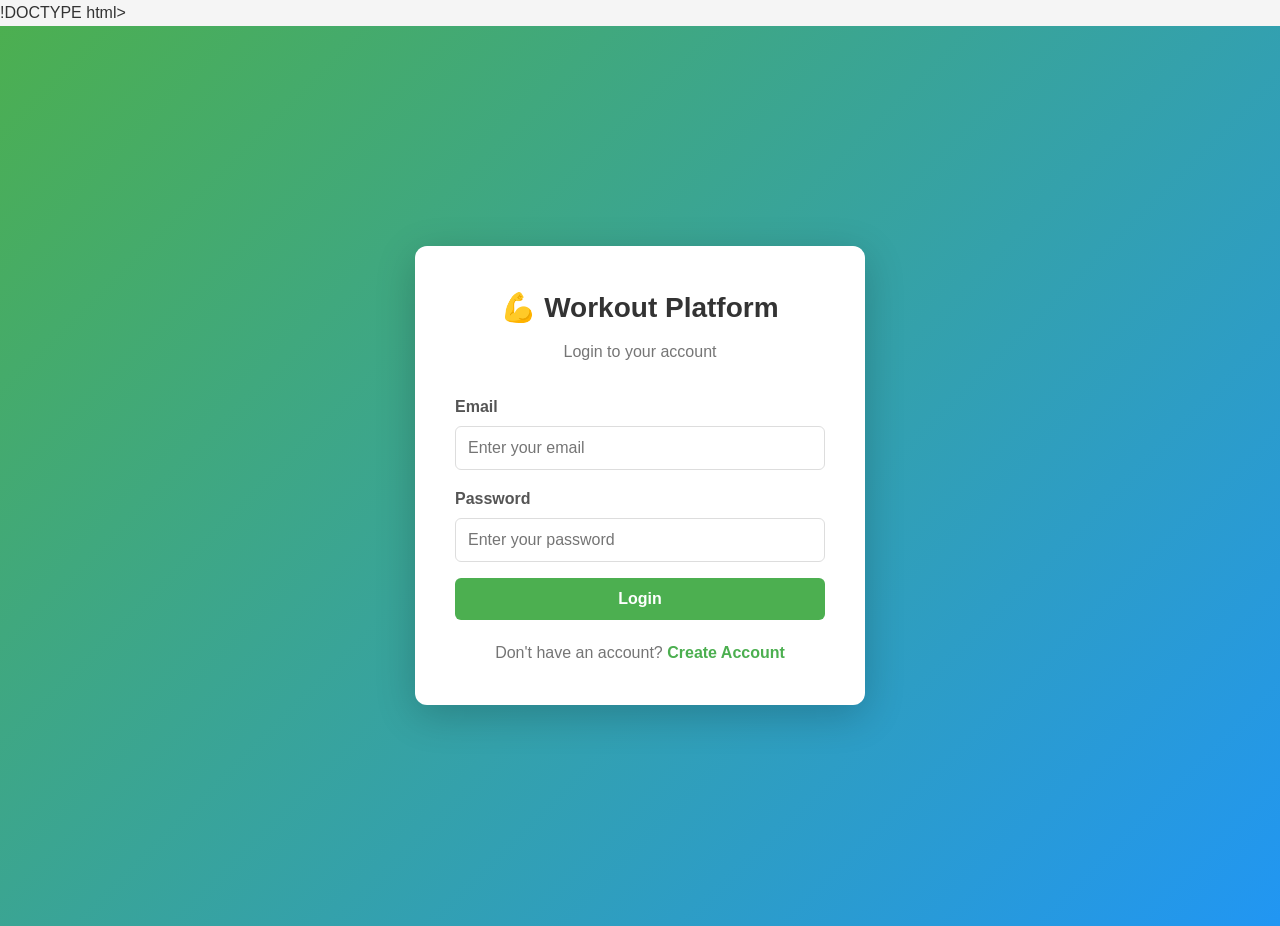
<file: index.html>
!DOCTYPE html>
<html lang="en">
<head>
  <meta charset="UTF-8">
  <meta name="viewport" content="width=device-width, initial-scale=1.0">
  <title>Login - Workout Platform</title>
  <link rel="stylesheet" href="css/style.css">
  <link rel="stylesheet" href="css/auth.css">
</head>
<body>
  <div class="auth-container">
    <div class="auth-card">
      <div class="auth-header">
        <h1>💪 Workout Platform</h1>
        <p>Login to your account</p>
      </div>

      <div id="error-message" class="alert alert-error" style="display: none;"></div>

      <form id="login-form">
        <div class="form-group">
          <label for="email">Email</label>
          <input type="email" id="email" placeholder="Enter your email" required>
        </div>

        <div class="form-group">
          <label for="password">Password</label>
          <input type="password" id="password" placeholder="Enter your password" required>
        </div>

        <button type="submit" id="login-btn" class="btn btn-primary btn-block">Login</button>
      </form>

      <div class="auth-footer">
        <p>Don't have an account? <a href="register.html">Create Account</a></p>
      </div>
    </div>
  </div>

  <!-- Cookie Consent Banner -->
  <div id="cookie-banner" class="cookie-banner">
    <div class="cookie-banner-content">
      <div class="cookie-text">
        <h3>🍪 We use cookies</h3>
        <p>We use cookies to improve your experience and analyze site usage. Essential cookies are required for the site to function.</p>
      </div>
      <div class="cookie-options">
        <div class="cookie-option">
          <input type="checkbox" id="essential-cookies" checked disabled>
          <label for="essential-cookies">
            <strong>Essential Cookies</strong>
            <span>Required for login, security, and core functionality. Cannot be disabled.</span>
          </label>
        </div>
        <div class="cookie-option">
          <input type="checkbox" id="analytics-cookies" checked>
          <label for="analytics-cookies">
            <strong>Analytics Cookies</strong>
            <span>Help us understand how you use the site so we can improve it.</span>
          </label>
        </div>
      </div>
      <div class="cookie-buttons">
        <button id="accept-all-cookies" class="btn btn-primary">Accept All</button>
        <button id="reject-non-essential-cookies" class="btn btn-secondary">Reject Non-Essential</button>
        <a href="https://www.example.com/privacy" target="_blank" class="privacy-link">Privacy Policy</a>
      </div>
    </div>
  </div>

  <!-- Scripts: CORRECT ORDER — auth first, then api, utils, cookies last -->
  <script src="js/auth.js"></script>
  <script src="js/api.js"></script>
  <script src="js/utils.js"></script>
  

  <script>
    // Redirect if already logged in
    if (auth.isAuthenticated()) {
      window.location.href = 'dashboard.html';
    }

    // Handle login form submission
    document.getElementById('login-form').addEventListener('submit', async (e) => {
      e.preventDefault();

      const email = document.getElementById('email').value.trim();
      const password = document.getElementById('password').value;

      if (!email || !password) {
        showError('Please enter both email and password');
        return;
      }

      const btn = document.getElementById('login-btn');
      btn.disabled = true;
      btn.textContent = 'Logging in...';

      try {
        const response = await API.login(email, password);

        // Save authentication with ALL 3 : token, sessionToken, user
        auth.setAuth(response.token, response.sessionToken, {
          id: response.user.id,
          email: response.user.email,
          fullName: response.user.fullName,
          isSubscribed: response.user.isSubscribed || 0,
          role: response.user.role || 'user',
          coachBio: response.user.coachBio || null,
          coachSpecialty: response.user.coachSpecialty || null,
          coachExperience: response.user.coachExperience || null
        });

       const loggedInUser = auth.getUser();

if (loggedInUser.role === 'coach') {
  window.location.href = 'coach-dashboard.html';
} else {
  window.location.href = 'dashboard.html';
}

      } catch (error) {
        showError(error.message || 'Login failed. Please check your credentials.');
        btn.disabled = false;
        btn.textContent = 'Login';
      }
    });
  </script>
</body>
</html>
</file>
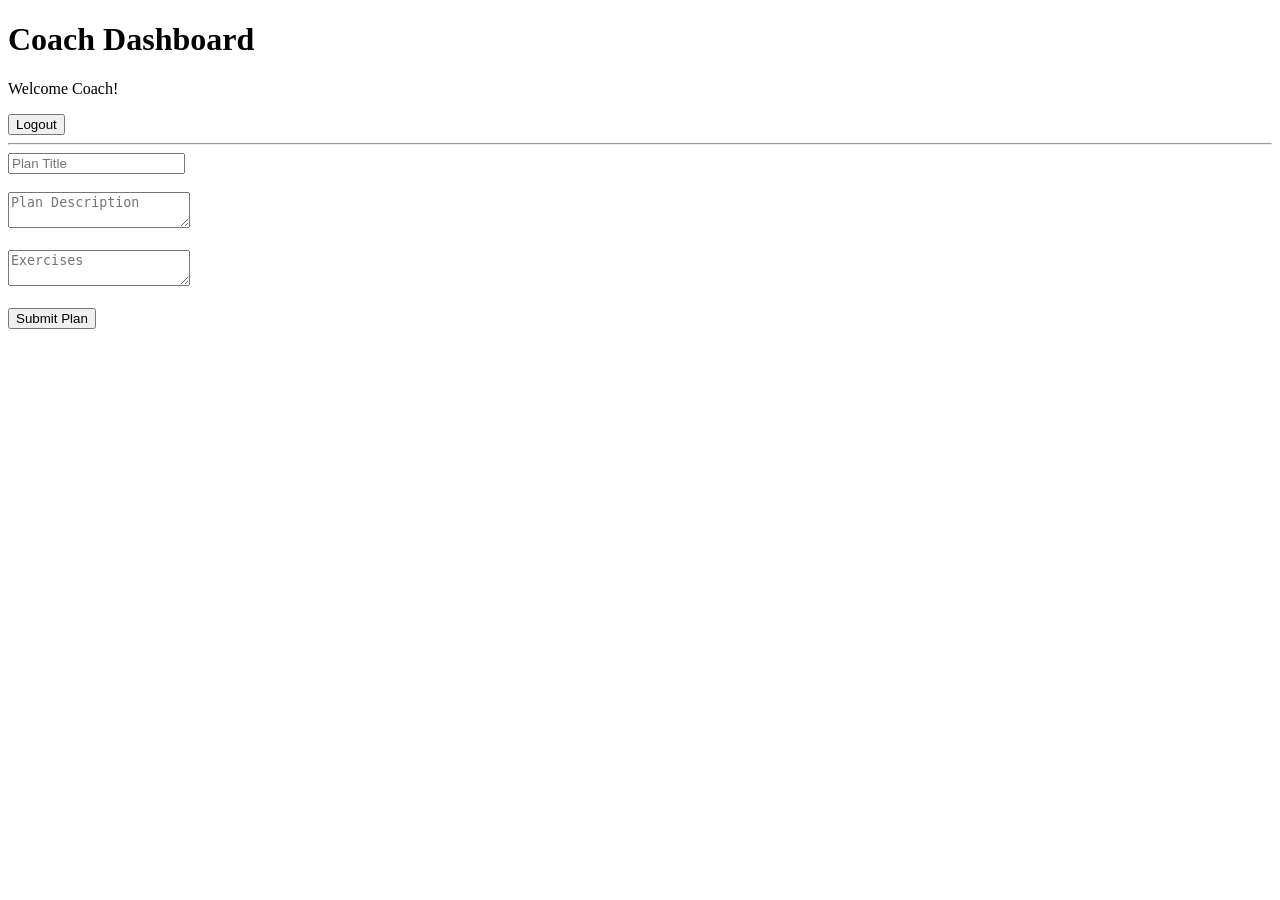
<file: coach-dashboard.html>
<!DOCTYPE html>
<html>
<head>
    <title>Coach Dashboard</title>
</head>
<body>

<h1>Coach Dashboard</h1>

<p>Welcome Coach!</p>

<button id="logoutBtn">Logout</button>

<hr>

<form id="planForm">
    <input type="text" id="title" placeholder="Plan Title" required>
    <br><br>

    <textarea id="description" placeholder="Plan Description" required></textarea>
    <br><br>

    <textarea id="exercises" placeholder="Exercises" required></textarea>
    <br><br>

    <button type="submit">Submit Plan</button>
</form>

<script>
document.getElementById('logoutBtn').addEventListener('click', () => {
    localStorage.removeItem('token');
    localStorage.removeItem('sessionToken');
    localStorage.removeItem('user');

    window.location.href = 'index.html';
});

document.getElementById('planForm').addEventListener('submit', async (e) => {
    e.preventDefault();

    const title = document.getElementById('title').value;
    const description = document.getElementById('description').value;
    const exercises = document.getElementById('exercises').value;

    const token = localStorage.getItem('token');

    try {
        const response = await fetch('http://localhost:3000/api/plans/createplan', {
            method: 'POST',
            headers: {
                'Content-Type': 'application/json',
                'Authorization': `Bearer ${token}`
            },
            body: JSON.stringify({
                title,
                description,
                exercises
            })
        });

        const data = await response.json();

        if (response.ok) {
            alert('Plan submitted successfully!');
            document.getElementById('planForm').reset();
        } else {
            alert(data.message);
        }

    } catch (error) {
        alert('Error submitting plan');
    }
});
</script>

</body>
</html>
</file>
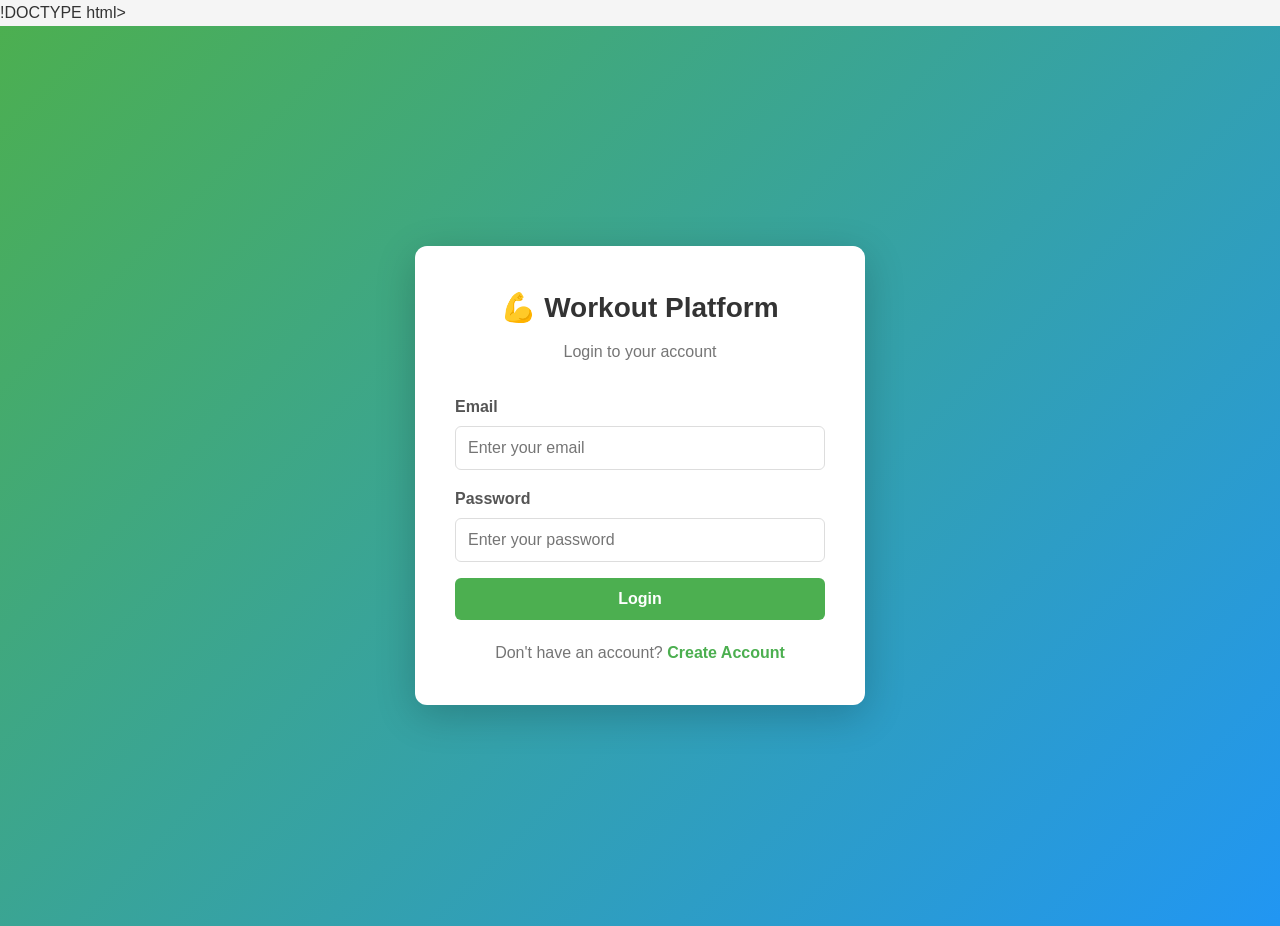
<file: dashboard.html>
<!DOCTYPE html>
<html lang="en">
<head>
  <meta charset="UTF-8">
  <meta name="viewport" content="width=device-width, initial-scale=1.0">
  <title>Dashboard - Workout Platform</title>
  <link rel="stylesheet" href="css/style.css">
  <link rel="stylesheet" href="css/dashboard.css">
</head>
<body>
  <nav class="navbar">
    <div class="nav-container">
      <div class="nav-brand"><h2>💪 Workout Platform</h2></div>
      <div class="nav-menu">
        <a href="dashboard.html" class="nav-link active">Dashboard</a>
        <a href="trainers.html" class="nav-link">Trainers</a>
        <a href="plans.html" class="nav-link">My Plans</a>
        <a href="profile.html" class="nav-link">Profile</a>
        <button onclick="logout()" class="btn btn-secondary btn-sm">Logout</button>
      </div>
    </div>
  </nav>

  <div class="container">
    <div id="error-message" class="alert alert-error" style="display: none;"></div>
    <div id="success-message" class="alert alert-success" style="display: none;"></div>

    <div class="dashboard-header">
      <h1>Welcome, <span id="user-name">User</span>!</h1>
      <span id="subscription-badge" class="badge-free">Free</span>
    </div>

    <div class="stats-grid">
      <div class="stat-card">
        <div class="stat-icon">📏</div>
        <div class="stat-content">
          <h3>Height</h3>
          <p id="stat-height">--</p>
        </div>
      </div>
      <div class="stat-card">
        <div class="stat-icon">⚖️</div>
        <div class="stat-content">
          <h3>Weight</h3>
          <p id="stat-weight">--</p>
        </div>
      </div>
      <div class="stat-card">
        <div class="stat-icon">🧑‍🏫</div>
        <div class="stat-content">
          <h3>Role</h3>
          <p id="stat-role">Client</p>
        </div>
      </div>
      <div class="stat-card">
        <div class="stat-icon">⭐</div>
        <div class="stat-content">
          <h3>Status</h3>
          <p id="stat-status">Free Member</p>
        </div>
      </div>
    </div>

    <div class="actions-section">
      <h2>Quick Actions</h2>
      <div class="action-buttons">
        <a href="trainers.html" class="btn btn-primary">Browse Trainers</a>
        <a href="profile.html" class="btn btn-secondary">Update Profile</a>
        <button id="upgrade-btn" onclick="upgradeToPremium()" class="btn btn-success" style="display:none;">
          ⭐ Upgrade to Premium
        </button>
        <button id="downgrade-btn" onclick="downgradeToFree()" class="btn btn-secondary" style="display:none;">
          Cancel Subscription
        </button>
      </div>
    </div>
  </div>

  <script src="js/auth.js"></script>
  <script src="js/api.js"></script>
  <script src="js/utils.js"></script>

  <script>
    if (!auth.requireAuth()) { /* redirects */ }

    async function loadDashboard() {
      try {
        
        const response = await API.getProfile();
        const user = response.data;

        auth.updateUser({
  id: user.id,
  email: user.email,
  fullName: user.fullName,
  height: user.height,
  weight: user.weight,
  isSubscribed: user.isSubscribed,
  role: user.role || 'user',
  coachBio: user.coachBio || null,
  coachSpecialty: user.coachSpecialty || null,
  coachExperience: user.coachExperience || null
});

        document.getElementById('user-name').textContent = user.fullName || user.email;
        document.getElementById('stat-height').textContent = user.height ? `${user.height} cm` : 'Not set';
        document.getElementById('stat-weight').textContent = user.weight ? `${user.weight} kg` : 'Not set';
        document.getElementById('stat-role').textContent = user.role === 'coach' ? 'Coach' : 'Client';

        if (user.isSubscribed) {
          document.getElementById('stat-status').textContent = 'Premium Member ⭐';
          document.getElementById('subscription-badge').textContent = 'Premium';
          document.getElementById('subscription-badge').className = 'badge-premium';
          document.getElementById('downgrade-btn').style.display = 'inline-block';
          document.getElementById('upgrade-btn').style.display = 'none';
        } else {
          document.getElementById('stat-status').textContent = 'Free Member';
          document.getElementById('subscription-badge').textContent = 'Free';
          document.getElementById('subscription-badge').className = 'badge-free';
          document.getElementById('upgrade-btn').style.display = 'inline-block';
          document.getElementById('downgrade-btn').style.display = 'none';
        }

      } catch (error) {
        showError('Failed to load dashboard');
      }
    }

    async function upgradeToPremium() {
      if (!confirm('Upgrade to Premium? You will gain access to all workout plans.')) return;

      try {
        const response = await API.updateSubscription(1);
        if (response.status === 'success') {
        
          auth.updateUser(response.data);
          showSuccess('Upgraded to Premium! 🎉');
          loadDashboard(); 
        }
      } catch (error) {
        showError('Failed to upgrade subscription');
      }
    }

    async function downgradeToFree() {
      if (!confirm('Cancel your subscription? You will lose access to workout plans.')) return;

      try {
        const response = await API.updateSubscription(0);
        if (response.status === 'success') {
          auth.updateUser(response.data);
          showSuccess('Subscription cancelled.');
          loadDashboard();
        }
      } catch (error) {
        showError('Failed to update subscription');
      }
    }

    loadDashboard();
  </script>
</body>
</html>
</file>
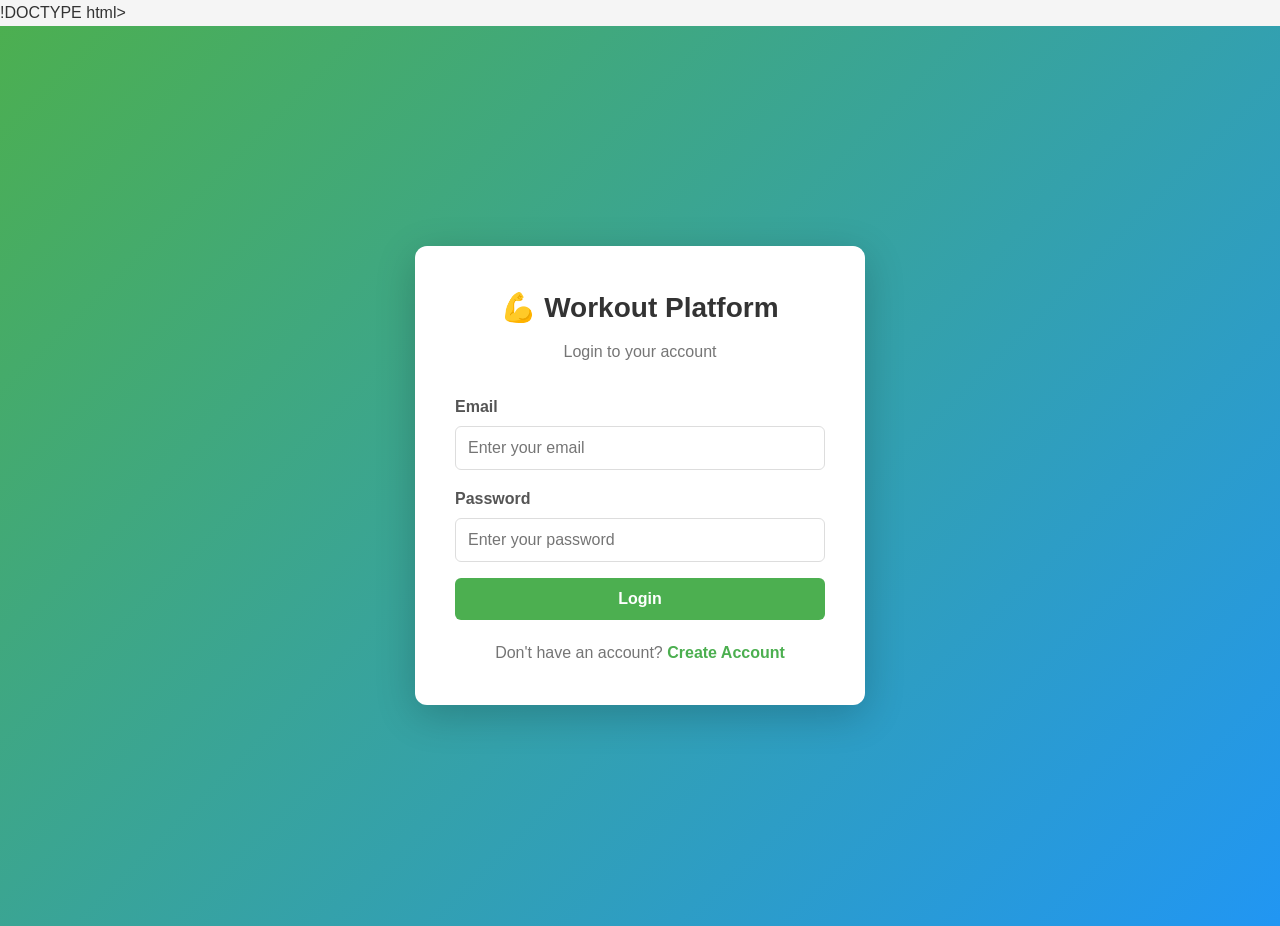
<file: plans.html>
<!DOCTYPE html>
<html lang="en">
<head>
  <meta charset="UTF-8">
  <meta name="viewport" content="width=device-width, initial-scale=1.0">
  <title>My Plans - Workout Platform</title>
  <link rel="stylesheet" href="css/style.css">
  <link rel="stylesheet" href="css/dashboard.css">
</head>
<body>
  <nav class="navbar">
    <div class="nav-container">
      <div class="nav-brand"><h2>💪 Workout Platform</h2></div>
      <div class="nav-menu">
        <a href="dashboard.html" class="nav-link">Dashboard</a>
        <a href="trainers.html" class="nav-link">Trainers</a>
        <a href="plans.html" class="nav-link active">My Plans</a>
        <a href="profile.html" class="nav-link">Profile</a>
        <button onclick="logout()" class="btn btn-secondary btn-sm">Logout</button>
      </div>
    </div>
  </nav>

  <div class="container">
    <div id="error-message" class="alert alert-error" style="display: none;"></div>
    <div id="success-message" class="alert alert-success" style="display: none;"></div>

    <div class="page-header">
      <h1 id="page-title">My Workout Plans</h1>
      <p>Access your personalized training programs</p>
    </div>

    <!-- Subscription warning — shown when API returns 403 -->
    <div id="subscription-warning" class="alert alert-warning" style="display: none;">
      <strong>Premium Subscription Required</strong>
      <p>You need a premium subscription to access workout plans.</p>
      <a href="dashboard.html" class="btn btn-success" style="margin-top: 10px;">⭐ Upgrade to Premium</a>
    </div>

    <div id="plans-container">
      <div class="loading">Loading workout plans...</div>
    </div>
  </div>

  <script src="js/auth.js"></script>
  <script src="js/api.js"></script>
  <script src="js/utils.js"></script>

  <script>
    if (!auth.requireAuth()) { /* redirects */ }

    async function loadPlans() {
      const container = document.getElementById('plans-container');
      const urlParams = new URLSearchParams(window.location.search);
      const trainerId = urlParams.get('trainer');

      try {
        let response;
        if (trainerId) {
          response = await API.getTrainerPlans(trainerId);
          if (response.trainer) {
            document.getElementById('page-title').textContent =
              `${response.trainer.name}'s Workout Plans`;
          }
        } else {
          // Load all plans
          response = await API.getAllPlans();
        }

        const plans = response.data;

        if (!plans || plans.length === 0) {
          container.innerHTML = '<p class="no-data">No workout plans available</p>';
          return;
        }

        // Group plans by trainer (for the "all plans" view)
        const plansByTrainer = {};
        plans.forEach(plan => {
          const trainerName = plan.TRAINER_NAME || 'Trainer';
          if (!plansByTrainer[trainerName]) {
            plansByTrainer[trainerName] = [];
          }
          plansByTrainer[trainerName].push(plan);
        });

        let html = '';
        for (const [trainerName, trainerPlans] of Object.entries(plansByTrainer)) {
          html += `
            <div class="trainer-section">
              <h2>${trainerName}'s Workout Plans</h2>
              <div class="plans-grid">
                ${trainerPlans.map(plan => `
                  <div class="plan-card">
                    <div class="plan-header">
                      <h3>${plan.TITLE}</h3>
                      <span class="plan-level">Plan ${plan.PLAN_NUMBER || 1}</span>
                    </div>
                    <p class="plan-description">${plan.DESCRIPTION}</p>
                    <p><strong>Exercises:</strong></p>
                    <p>${plan.EXERCISES || 'No exercises added'}</p>
                  </div>
                `).join('')}
              </div>
            </div>
          `;
        }

        container.innerHTML = html;

      } catch (error) {

        if (error.message && (error.message.includes('subscription') || error.message.includes('403'))) {
          document.getElementById('subscription-warning').style.display = 'block';
          container.style.display = 'none';
        } else {
          container.innerHTML = '<p class="error">Failed to load workout plans. Is the server running?</p>';
        }
      }
    }

    loadPlans();
  </script>
</body>
</html>
</file>
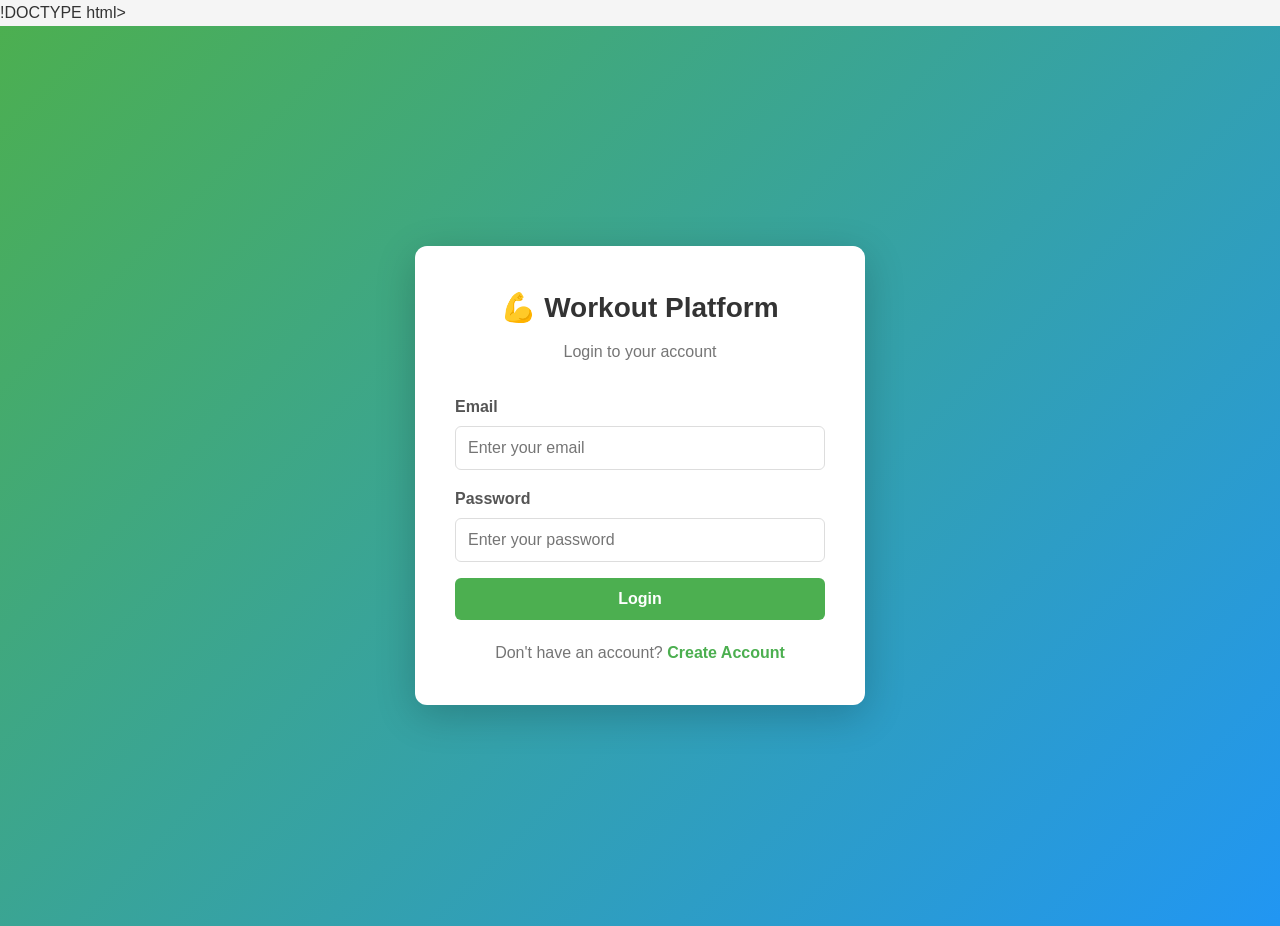
<file: profile.html>
<!DOCTYPE html>
<html lang="en">
<head>
  <meta charset="UTF-8">
  <meta name="viewport" content="width=device-width, initial-scale=1.0">
  <title>Profile - Workout Platform</title>
  <link rel="stylesheet" href="css/style.css">
  <link rel="stylesheet" href="css/dashboard.css">
</head>
<body>
  <nav class="navbar">
    <div class="nav-container">
      <div class="nav-brand"><h2>💪 Workout Platform</h2></div>
      <div class="nav-menu">
        <a href="dashboard.html" class="nav-link">Dashboard</a>
        <a href="trainers.html" class="nav-link">Trainers</a>
        <a href="plans.html" class="nav-link">My Plans</a>
        <a href="profile.html" class="nav-link active">Profile</a>
        <button onclick="logout()" class="btn btn-secondary btn-sm">Logout</button>
      </div>
    </div>
  </nav>

  <div class="container">
    <div id="error-message" class="alert alert-error" style="display: none;"></div>
    <div id="success-message" class="alert alert-success" style="display: none;"></div>

    <div class="page-header">
      <h1>Your Profile</h1>
    </div>

    <!-- Profile Form -->
    <div class="profile-card">
      <form id="profile-form">
        <div class="form-group">
          <label for="email">Email</label>
          <input type="email" id="email" disabled>
        </div>
        <div class="form-group">
          <label for="fullName">Full Name</label>
          <input type="text" id="fullName" placeholder="Enter your full name">
        </div>
        <div class="form-group">
          <label for="role">Account Type</label>
          <input type="text" id="role" disabled>
        </div>
        <div id="coach-profile-fields" style="display: none;">
          <div class="form-group">
            <label for="coachBio">Coach Bio</label>
            <textarea id="coachBio" rows="3"></textarea>
          </div>
          <div class="form-group">
            <label for="coachSpecialty">Specialty</label>
            <input type="text" id="coachSpecialty">
          </div>
          <div class="form-group">
            <label for="coachExperience">Experience</label>
            <input type="text" id="coachExperience">
          </div>
        </div>
        <div class="form-row">
          <div class="form-group">
            <label for="height">Height (cm)</label>
            <input type="number" id="height" placeholder="e.g. 175" min="50" max="300">
          </div>
          <div class="form-group">
            <label for="weight">Weight (kg)</label>
            <input type="number" id="weight" placeholder="e.g. 70" min="20" max="500">
          </div>
        </div>

        <div class="form-group">
          <label>Subscription Status</label>
          <p id="sub-status" class="sub-status-text">Loading...</p>
        </div>

        <button type="submit" id="save-btn" class="btn btn-primary">Save Changes</button>
      </form>
    </div>

  </div>

  <script src="js/auth.js"></script>
  <script src="js/api.js"></script>
  <script src="js/utils.js"></script>

  <script>
    if (!auth.requireAuth()) { /* redirects */ }

    // Load profile from API 
    async function loadProfile() {
      try {
        const response = await API.getProfile();
        const user = response.data;

        document.getElementById('email').value = user.email;
        document.getElementById('fullName').value = user.fullName || '';
        document.getElementById('role').value = user.role === 'coach' ? 'Coach' : 'Client';
        document.getElementById('height').value = user.height || '';
        document.getElementById('weight').value = user.weight || '';
        document.getElementById('sub-status').textContent =
          user.isSubscribed ? '⭐ Premium Member' : 'Free Member';
        document.getElementById('sub-status').className =
          user.isSubscribed ? 'sub-status-text premium' : 'sub-status-text free';

        const isCoach = user.role === 'coach';
        document.getElementById('coach-profile-fields').style.display = isCoach ? 'block' : 'none';
        document.getElementById('coachBio').value = user.coachBio || '';
        document.getElementById('coachSpecialty').value = user.coachSpecialty || '';
        document.getElementById('coachExperience').value = user.coachExperience || '';

        // Sync localStorage with fresh backend data
        auth.updateUser({
          id: user.id,
          email: user.email,
          fullName: user.fullName,
          isSubscribed: user.isSubscribed,
          role: user.role || 'user',
          coachBio: user.coachBio || null,
          coachSpecialty: user.coachSpecialty || null,
          coachExperience: user.coachExperience || null
        });

      } catch (error) {
        showError('Failed to load profile');
      }
    }

    document.getElementById('profile-form').addEventListener('submit', async (e) => {
      e.preventDefault();

      const fullName = document.getElementById('fullName').value.trim();
      const height = document.getElementById('height').value || null;
      const weight = document.getElementById('weight').value || null;
      const isCoach = document.getElementById('role').value === 'Coach';
      const coachBio = document.getElementById('coachBio').value.trim();
      const coachSpecialty = document.getElementById('coachSpecialty').value.trim();
      const coachExperience = document.getElementById('coachExperience').value.trim();

      if (!fullName || fullName.length < 2) {
        showError('Full name must be at least 2 characters');
        return;
      }

      const btn = document.getElementById('save-btn');
      btn.disabled = true;
      btn.textContent = 'Saving...';

      try {
        const payload = { fullName, height, weight };
        if (isCoach) {
          payload.coachBio = coachBio || null;
          payload.coachSpecialty = coachSpecialty || null;
          payload.coachExperience = coachExperience || null;
        }
        const response = await API.updateProfile(payload);

        if (response.status === 'success') {
          auth.updateUser(response.data);

          showSuccess('Profile updated successfully!');
          loadProfile();
        }
      } catch (error) {
        showError(error.message || 'Failed to update profile');
      } finally {
        btn.disabled = false;
        btn.textContent = 'Save Changes';
      }
    });
    
    loadProfile();
  </script>
</body>
</html>
</file>
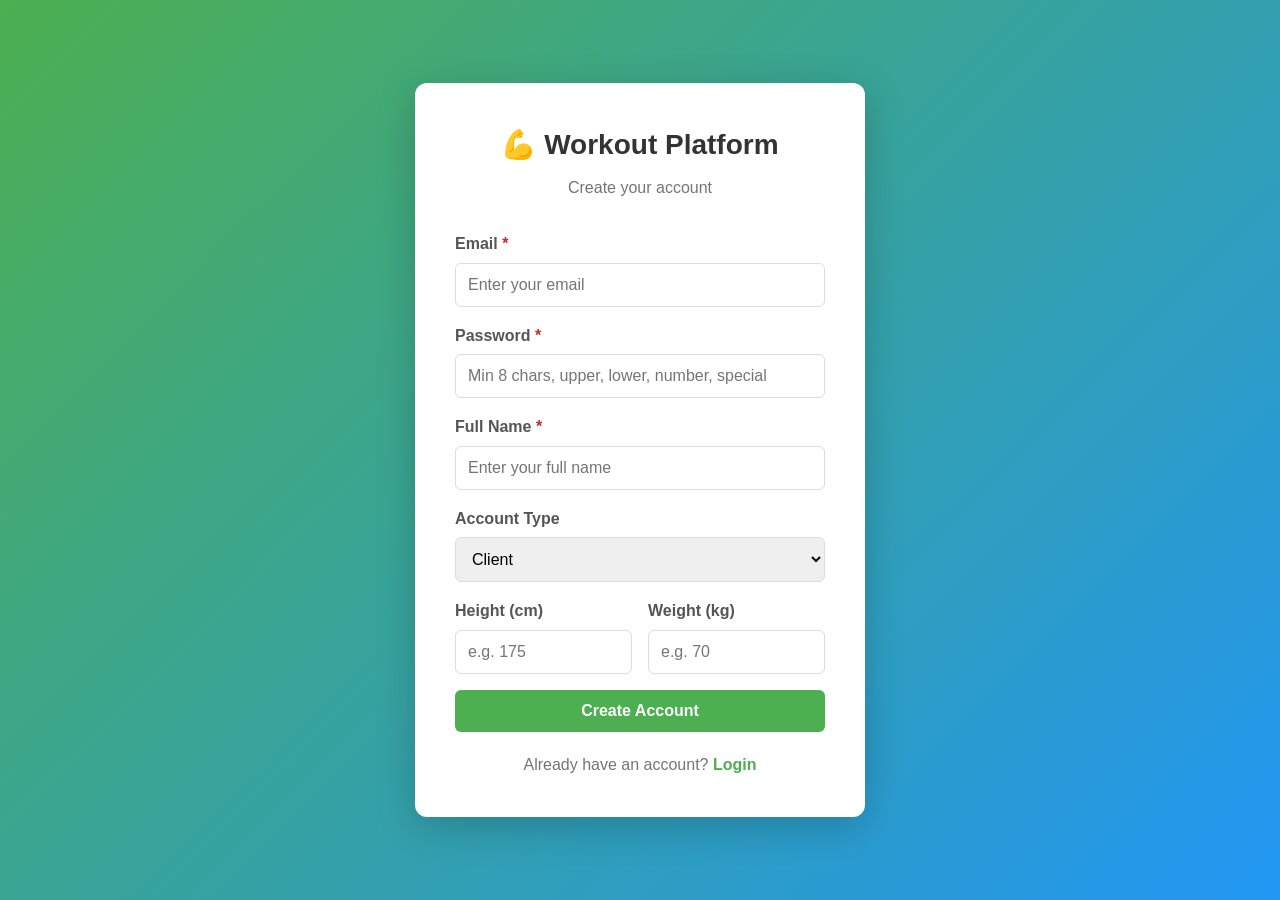
<file: register.html>
<!DOCTYPE html>
<html lang="en">
<head>
  <meta charset="UTF-8">
  <meta name="viewport" content="width=device-width, initial-scale=1.0">
  <title>Register - Workout Platform</title>
  <link rel="stylesheet" href="css/style.css">
  <link rel="stylesheet" href="css/auth.css">
</head>
<body>
  <div class="auth-container">
    <div class="auth-card">
      <div class="auth-header">
        <h1>💪 Workout Platform</h1>
        <p>Create your account</p>
      </div>

      <div id="error-message" class="alert alert-error" style="display: none;"></div>

      <form id="register-form">
        <div class="form-group">
          <label for="email">Email <span class="required">*</span></label>
          <input type="email" id="email" placeholder="Enter your email" required>
        </div>

        <div class="form-group">
          <label for="password">Password <span class="required">*</span></label>
          <input type="password" id="password" placeholder="Min 8 chars, upper, lower, number, special" required>
        </div>

        <div class="form-group">
          <label for="fullName">Full Name <span class="required">*</span></label>
          <input type="text" id="fullName" placeholder="Enter your full name" required>
        </div>

        <div class="form-group">
          <label for="role">Account Type</label>
          <select id="role">
            <option value="user" selected>Client</option>
            <option value="coach">Coach</option>
          </select>
        </div>

        <div id="coach-fields" style="display: none;">
          <div class="form-group">
            <label for="coachBio">Coach Bio</label>
            <textarea id="coachBio" rows="3" placeholder="Tell clients what makes you a great coach"></textarea>
          </div>
          <div class="form-group">
            <label for="coachSpecialty">Specialty</label>
            <input type="text" id="coachSpecialty" placeholder="e.g. Strength, HIIT, Nutrition">
          </div>
          <div class="form-group">
            <label for="coachExperience">Experience</label>
            <input type="text" id="coachExperience" placeholder="e.g. 5 years coaching clients">
          </div>
        </div>

        <div class="form-row">
          <div class="form-group">
            <label for="height">Height (cm)</label>
            <input type="number" id="height" placeholder="e.g. 175" min="50" max="300">
          </div>
          <div class="form-group">
            <label for="weight">Weight (kg)</label>
            <input type="number" id="weight" placeholder="e.g. 70" min="20" max="500">
          </div>
        </div>

        <button type="submit" id="register-btn" class="btn btn-primary btn-block">Create Account</button>
      </form>

      <div class="auth-footer">
        <p>Already have an account? <a href="index.html">Login</a></p>
      </div>
    </div>
  </div>

  
  <div id="cookie-banner" class="cookie-banner">
    <div class="cookie-banner-content">
      <div class="cookie-text">
        <h3>🍪 We use cookies</h3>
        <p>We use cookies to improve your experience and analyze site usage. Essential cookies are required for the site to function.</p>
      </div>
      <div class="cookie-options">
        <div class="cookie-option">
          <input type="checkbox" id="essential-cookies" checked disabled>
          <label for="essential-cookies">
            <strong>Essential Cookies</strong>
            <span>Required for login, security, and core functionality. Cannot be disabled.</span>
          </label>
        </div>
        <div class="cookie-option">
          <input type="checkbox" id="analytics-cookies" checked>
          <label for="analytics-cookies">
            <strong>Analytics Cookies</strong>
            <span>Help us understand how you use the site so we can improve it.</span>
          </label>
        </div>
      </div>
      <div class="cookie-buttons">
        <button id="accept-all-cookies" class="btn btn-primary">Accept All</button>
        <button id="reject-non-essential-cookies" class="btn btn-secondary">Reject Non-Essential</button>
        <a href="https://www.example.com/privacy" target="_blank" class="privacy-link">Privacy Policy</a>
      </div>
    </div>
  </div>

  
  <script src="js/auth.js"></script>
  <script src="js/api.js"></script>
  <script src="js/utils.js"></script>
  

  <script>
    // Redirect if already logged in
    if (auth.isAuthenticated()) {
      window.location.href = 'dashboard.html';
    }

    document.getElementById('role').addEventListener('change', (e) => {
      const coachFields = document.getElementById('coach-fields');
      coachFields.style.display = e.target.value === 'coach' ? 'block' : 'none';
    });

    document.getElementById('register-form').addEventListener('submit', async (e) => {
      e.preventDefault();

      const email = document.getElementById('email').value.trim();
      const password = document.getElementById('password').value;
      const fullName = document.getElementById('fullName').value.trim();
      const height = document.getElementById('height').value || null;
      const weight = document.getElementById('weight').value || null;

      // Client-side validation
      const role = document.getElementById('role').value;
      const coachBio = document.getElementById('coachBio').value.trim();
      const coachSpecialty = document.getElementById('coachSpecialty').value.trim();
      const coachExperience = document.getElementById('coachExperience').value.trim();

      if (!email || !password || !fullName) {
        showError('Please fill in all required fields');
        return;
      }
      if (!isValidEmail(email)) {
        showError('Please enter a valid email address');
        return;
      }
      if (!isStrongPassword(password)) {
        showError('Password must be at least 8 characters with uppercase, lowercase, number, and special character');
        return;
      }
      if (role === 'coach' && (!coachBio || !coachSpecialty)) {
        showError('Coaches must provide a bio and specialty');
        return;
      }

      const btn = document.getElementById('register-btn');
      btn.disabled = true;
      btn.textContent = 'Creating Account...';

      const payload = { email, password, fullName, height, weight, role };
      if (role === 'coach') {
        payload.coachBio = coachBio;
        payload.coachSpecialty = coachSpecialty;
        payload.coachExperience = coachExperience || null;
      }

      try {
        const response = await API.register(payload);

        // Save authentication with ALL 3 params
        auth.setAuth(response.token, response.sessionToken, {
          id: response.user.id,
          email: response.user.email,
          fullName: response.user.fullName,
          isSubscribed: response.user.isSubscribed || 0,
          role: response.user.role || 'user',
          coachBio: response.user.coachBio || null,
          coachSpecialty: response.user.coachSpecialty || null,
          coachExperience: response.user.coachExperience || null
        });

       const registeredUser = auth.getUser();

if (registeredUser.role === 'coach') {
  window.location.href = 'coach-dashboard.html';
} else {
  window.location.href = 'dashboard.html';
}

      } catch (error) {
        showError(error.message || 'Registration failed. Please try again.');
        btn.disabled = false;
        btn.textContent = 'Create Account';
      }
    });
  </script>
</body>
</html>
</file>
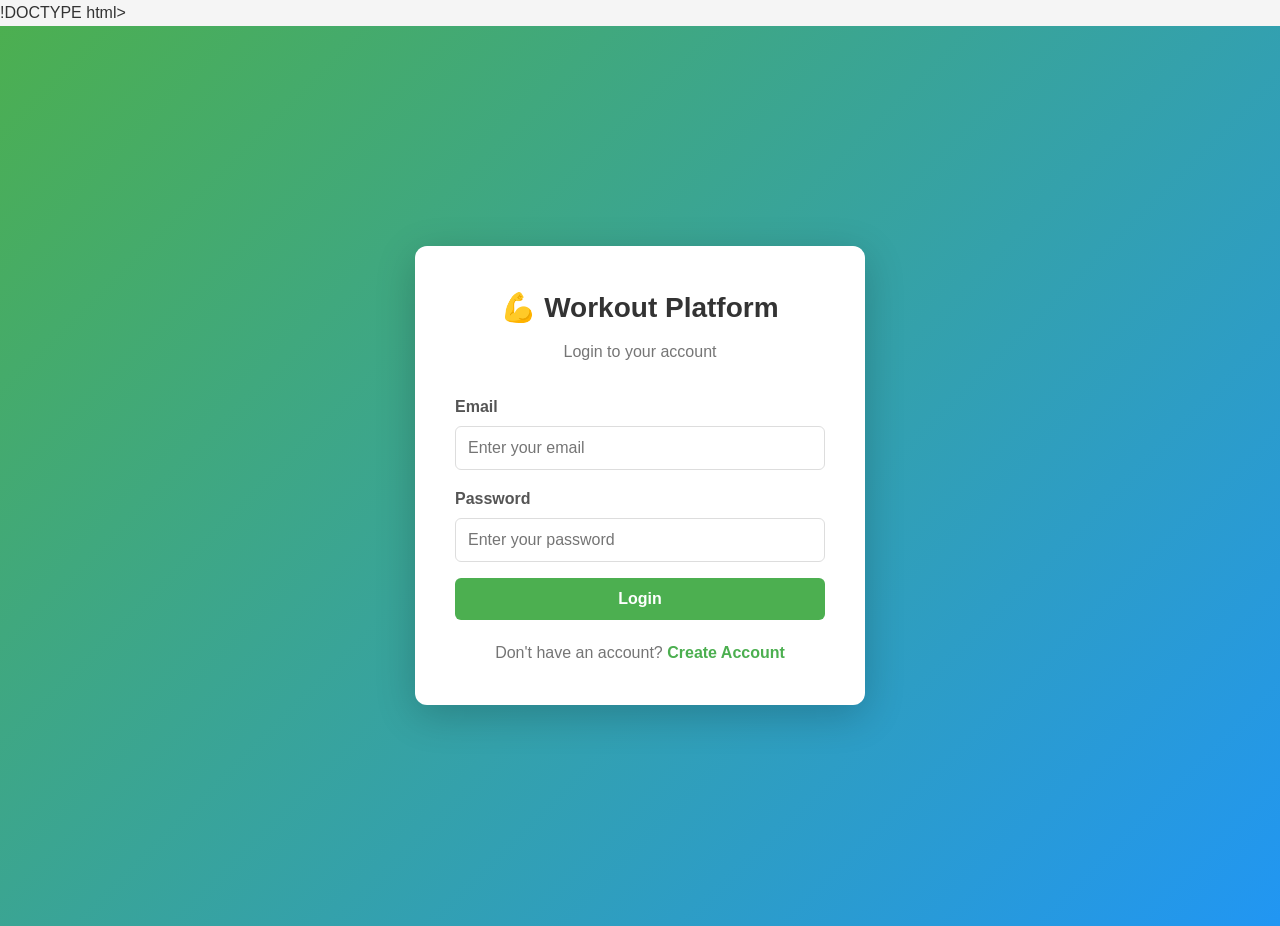
<file: trainers.html>
<!DOCTYPE html>
<html lang="en">
<head>
  <meta charset="UTF-8">
  <meta name="viewport" content="width=device-width, initial-scale=1.0">
  <title>Trainers - Workout Platform</title>
  <link rel="stylesheet" href="css/style.css">
  <link rel="stylesheet" href="css/dashboard.css">
</head>
<body>
  <nav class="navbar">
    <div class="nav-container">
      <div class="nav-brand"><h2>💪 Workout Platform</h2></div>
      <div class="nav-menu">
        <a href="dashboard.html" class="nav-link">Dashboard</a>
        <a href="trainers.html" class="nav-link active">Trainers</a>
        <a href="plans.html" class="nav-link">My Plans</a>
        <a href="profile.html" class="nav-link">Profile</a>
        <button onclick="logout()" class="btn btn-secondary btn-sm">Logout</button>
      </div>
    </div>
  </nav>

  <div class="container">
    <div id="error-message" class="alert alert-error" style="display: none;"></div>

    <div class="page-header">
      <h1>Our Expert Trainers</h1>
      <p>Choose from our team of certified fitness professionals</p>
    </div>

    <div id="trainers-container" class="trainers-grid">
      <div class="loading">Loading trainers...</div>
    </div>
  </div>

  <script src="js/auth.js"></script>
  <script src="js/api.js"></script>
  <script src="js/utils.js"></script>

  <script>
    if (!auth.requireAuth()) { /* redirects */ }

    async function loadTrainers() {
      const container = document.getElementById('trainers-container');

      try {
        const response = await API.getTrainers();
        const trainers = response.data;

        if (!trainers || trainers.length === 0) {
          container.innerHTML = '<p class="no-data">No trainers available</p>';
          return;
        }

        container.innerHTML = trainers.map(trainer => `
          <div class="trainer-card">
            <img
              src="${API.getTrainerImageUrl(trainer.IMAGE_PATH)}"
              alt="${trainer.NAME}"
              class="trainer-image"
              onerror="this.style.display='none'"
            >
            <div class="trainer-content">
              <h3>${trainer.NAME}</h3>
              <p class="trainer-description">${trainer.DESCRIPTION}</p>
              <button
                onclick="viewTrainerPlans(${trainer.ID}, '${trainer.NAME.replace(/'/g, "\\'")}')"
                class="btn btn-primary"
              >
                View Workout Plans
              </button>
            </div>
          </div>
        `).join('');

      } catch (error) {
        container.innerHTML = '<p class="error">Failed to load trainers</p>';
      }
    }
    function viewTrainerPlans(trainerId, trainerName) {
      window.location.href = `plans.html?trainer=${trainerId}`;
    }

    loadTrainers();
  </script>
</body>
</html>
</file>
<file: css/style.css>
/* Reset and base styles */
* { margin: 0; padding: 0; box-sizing: border-box; }

body {
  font-family: -apple-system, BlinkMacSystemFont, 'Segoe UI', Roboto, Oxygen, Ubuntu, Cantarell, sans-serif;
  line-height: 1.6;
  color: #333;
  background: #f5f5f5;
}

.container { max-width: 1200px; margin: 0 auto; padding: 20px; }

/* Buttons */
.btn {
  display: inline-block; padding: 12px 24px; border: none; border-radius: 6px;
  font-size: 16px; font-weight: 600; cursor: pointer; text-decoration: none;
  text-align: center; transition: all 0.3s ease;
}
.btn-primary { background: #4CAF50; color: white; }
.btn-primary:hover { background: #45a049; }
.btn-secondary { background: #757575; color: white; }
.btn-secondary:hover { background: #616161; }
.btn-success { background: #2196F3; color: white; }
.btn-success:hover { background: #1976D2; }
.btn-block { display: block; width: 100%; }
.btn-sm { padding: 8px 16px; font-size: 14px; }
.btn:disabled { opacity: 0.6; cursor: not-allowed; }

/* Navigation Bar */
.navbar { background: white; box-shadow: 0 2px 4px rgba(0,0,0,0.1); padding: 1rem 0; margin-bottom: 30px; }
.nav-container { max-width: 1200px; margin: 0 auto; padding: 0 20px; display: flex; justify-content: space-between; align-items: center; }
.nav-brand h2 { color: #4CAF50; }
.nav-menu { display: flex; gap: 20px; align-items: center; }
.nav-link { color: #333; text-decoration: none; padding: 8px 16px; border-radius: 6px; transition: background 0.3s; }
.nav-link:hover { background: #f0f0f0; }
.nav-link.active { background: #4CAF50; color: white; }

/* Alerts */
.alert { padding: 12px 16px; border-radius: 6px; margin-bottom: 16px; }
.alert-error { background: #ffebee; color: #c62828; border: 1px solid #ef9a9a; }
.alert-success { background: #e8f5e9; color: #2e7d32; border: 1px solid #a5d6a7; }
.alert-warning { background: #fff3e0; color: #e65100; border: 1px solid #ffcc80; padding: 20px; }

/* Badges */
.badge-free { background: #e0e0e0; color: #333; padding: 4px 12px; border-radius: 20px; font-size: 14px; font-weight: 600; }
.badge-premium { background: #FFC107; color: #333; padding: 4px 12px; border-radius: 20px; font-size: 14px; font-weight: 600; }

/* Loading */
.loading { text-align: center; padding: 40px; color: #757575; font-size: 16px; }

/* Forms */
.form-group { margin-bottom: 16px; }
.form-group label { display: block; margin-bottom: 6px; font-weight: 600; color: #555; }
.form-group input, .form-group select {
  width: 100%; padding: 12px; border: 1px solid #ddd; border-radius: 6px;
  font-size: 16px; transition: border-color 0.3s;
}
.form-group input:focus { border-color: #4CAF50; outline: none; }
.form-group input:disabled { background: #f5f5f5; color: #999; }
.form-row { display: flex; gap: 16px; }
.form-row .form-group { flex: 1; }
.required { color: #c62828; }

/* Profile */
.profile-card { background: white; border-radius: 8px; padding: 24px; box-shadow: 0 2px 4px rgba(0,0,0,0.1); }
.section-desc { color: #757575; margin-bottom: 16px; font-size: 14px; }
.sub-status-text { font-size: 16px; font-weight: 600; padding: 8px 0; }
.sub-status-text.premium { color: #FFC107; }
.sub-status-text.free { color: #757575; }

/* Session items */
.session-item {
  display: flex; justify-content: space-between; align-items: center;
  padding: 16px; border: 1px solid #e0e0e0; border-radius: 8px;
  margin-bottom: 12px; background: white;
}
.session-item.current-session { border-color: #4CAF50; border-width: 2px; background: #f1f8e9; }
.session-info { display: flex; flex-direction: column; gap: 4px; flex: 1; }
.session-info strong { font-size: 15px; }
.session-detail { font-size: 12px; color: #757575; }
.badge-current { background: #4CAF50; color: white; padding: 4px 10px; border-radius: 12px; font-size: 12px; font-weight: 600; }

/* Cookie Consent Banner */
.cookie-banner {
  position: fixed; bottom: -100%; left: 0; right: 0;
  background: white; box-shadow: 0 -4px 20px rgba(0,0,0,0.15);
  padding: 24px; z-index: 9999; transition: bottom 0.5s ease-in-out;
}
.cookie-banner.show { bottom: 0; }
.cookie-banner-content { max-width: 1200px; margin: 0 auto; }
.cookie-text h3 { margin-bottom: 8px; color: #333; font-size: 20px; }
.cookie-text p { margin-bottom: 16px; color: #666; line-height: 1.5; }
.cookie-options { display: flex; flex-direction: column; gap: 12px; margin-bottom: 20px; padding: 16px; background: #f9f9f9; border-radius: 6px; }
.cookie-option { display: flex; align-items: flex-start; gap: 12px; }
.cookie-option input[type="checkbox"] { margin-top: 4px; width: 18px; height: 18px; cursor: pointer; }
.cookie-option input[type="checkbox"]:disabled { cursor: not-allowed; }
.cookie-option label { flex: 1; cursor: pointer; display: flex; flex-direction: column; gap: 4px; }
.cookie-option label strong { color: #333; font-size: 14px; }
.cookie-option label span { color: #666; font-size: 12px; line-height: 1.4; }
.cookie-buttons { display: flex; gap: 12px; align-items: center; flex-wrap: wrap; }
.privacy-link { color: #4CAF50; text-decoration: none; font-size: 14px; font-weight: 600; }
.privacy-link:hover { text-decoration: underline; }

/* Responsive */
@media (max-width: 768px) {
  .nav-container { flex-direction: column; gap: 16px; }
  .nav-menu { flex-direction: column; width: 100%; }
  .form-row { flex-direction: column; }
  .cookie-banner { padding: 16px; }
  .cookie-buttons { flex-direction: column; width: 100%; }
  .cookie-buttons .btn { width: 100%; }
  .session-item { flex-direction: column; gap: 12px; align-items: flex-start; }
}
</file>
<file: css/auth.css>
/* Auth pages (login, register) */
.auth-container {
  min-height: 100vh; display: flex; align-items: center;
  justify-content: center; padding: 20px; background: linear-gradient(135deg, #4CAF50 0%, #2196F3 100%);
}
.auth-card {
  background: white; border-radius: 12px; padding: 40px;
  width: 100%; max-width: 450px; box-shadow: 0 10px 40px rgba(0,0,0,0.2);
}
.auth-header { text-align: center; margin-bottom: 30px; }
.auth-header h1 { font-size: 28px; color: #333; margin-bottom: 8px; }
.auth-header p { color: #757575; }
.auth-footer { text-align: center; margin-top: 20px; color: #757575; }
.auth-footer a { color: #4CAF50; text-decoration: none; font-weight: 600; }
.auth-footer a:hover { text-decoration: underline; }
</file>
<file: css/dashboard.css>
/* Dashboard */
.dashboard-header { display: flex; align-items: center; gap: 16px; margin-bottom: 30px; }
.dashboard-header h1 { font-size: 28px; }

.stats-grid { display: grid; grid-template-columns: repeat(auto-fit, minmax(200px, 1fr)); gap: 20px; margin-bottom: 30px; }
.stat-card {
  background: white; border-radius: 8px; padding: 20px;
  box-shadow: 0 2px 4px rgba(0,0,0,0.1); display: flex; gap: 16px; align-items: center;
}
.stat-icon { font-size: 32px; }
.stat-content h3 { font-size: 14px; color: #757575; margin-bottom: 4px; }
.stat-content p { font-size: 18px; font-weight: 600; color: #333; }

.actions-section { background: white; border-radius: 8px; padding: 24px; box-shadow: 0 2px 4px rgba(0,0,0,0.1); }
.actions-section h2 { margin-bottom: 16px; }
.action-buttons { display: flex; gap: 12px; flex-wrap: wrap; }

/* Page header */
.page-header { margin-bottom: 30px; }
.page-header h1 { font-size: 28px; margin-bottom: 8px; }
.page-header p { color: #757575; }

/* Trainers grid */
.trainers-grid { display: grid; grid-template-columns: repeat(auto-fill, minmax(350px, 1fr)); gap: 24px; }
.trainer-card {
  background: white; border-radius: 8px; overflow: hidden;
  box-shadow: 0 2px 4px rgba(0,0,0,0.1); transition: transform 0.3s;
}
.trainer-card:hover { transform: translateY(-4px); }
.trainer-image { width: 100%; height: 200px; object-fit: cover; background: #e0e0e0; }
.trainer-content { padding: 20px; }
.trainer-content h3 { font-size: 20px; margin-bottom: 8px; }
.trainer-description { color: #666; margin-bottom: 16px; line-height: 1.5; }

/* Plans */
.trainer-section { margin-bottom: 30px; }
.trainer-section h2 { margin-bottom: 16px; color: #333; }
.plans-grid { display: grid; grid-template-columns: repeat(auto-fill, minmax(300px, 1fr)); gap: 20px; }
.plan-card {
  background: white; border-radius: 8px; padding: 20px;
  box-shadow: 0 2px 4px rgba(0,0,0,0.1); border-left: 4px solid #4CAF50;
}
.plan-header { display: flex; justify-content: space-between; align-items: center; margin-bottom: 12px; }
.plan-header h3 { font-size: 18px; }
.plan-level { background: #e8f5e9; color: #4CAF50; padding: 2px 10px; border-radius: 12px; font-size: 12px; font-weight: 600; }
.plan-description { color: #666; margin-bottom: 16px; line-height: 1.5; }

/* No data / error */
.no-data, .error { text-align: center; padding: 40px; color: #757575; }
.error { color: #c62828; }

@media (max-width: 768px) {
  .trainers-grid { grid-template-columns: 1fr; }
  .plans-grid { grid-template-columns: 1fr; }
  .stats-grid { grid-template-columns: 1fr; }
  .action-buttons { flex-direction: column; }
}
</file>
